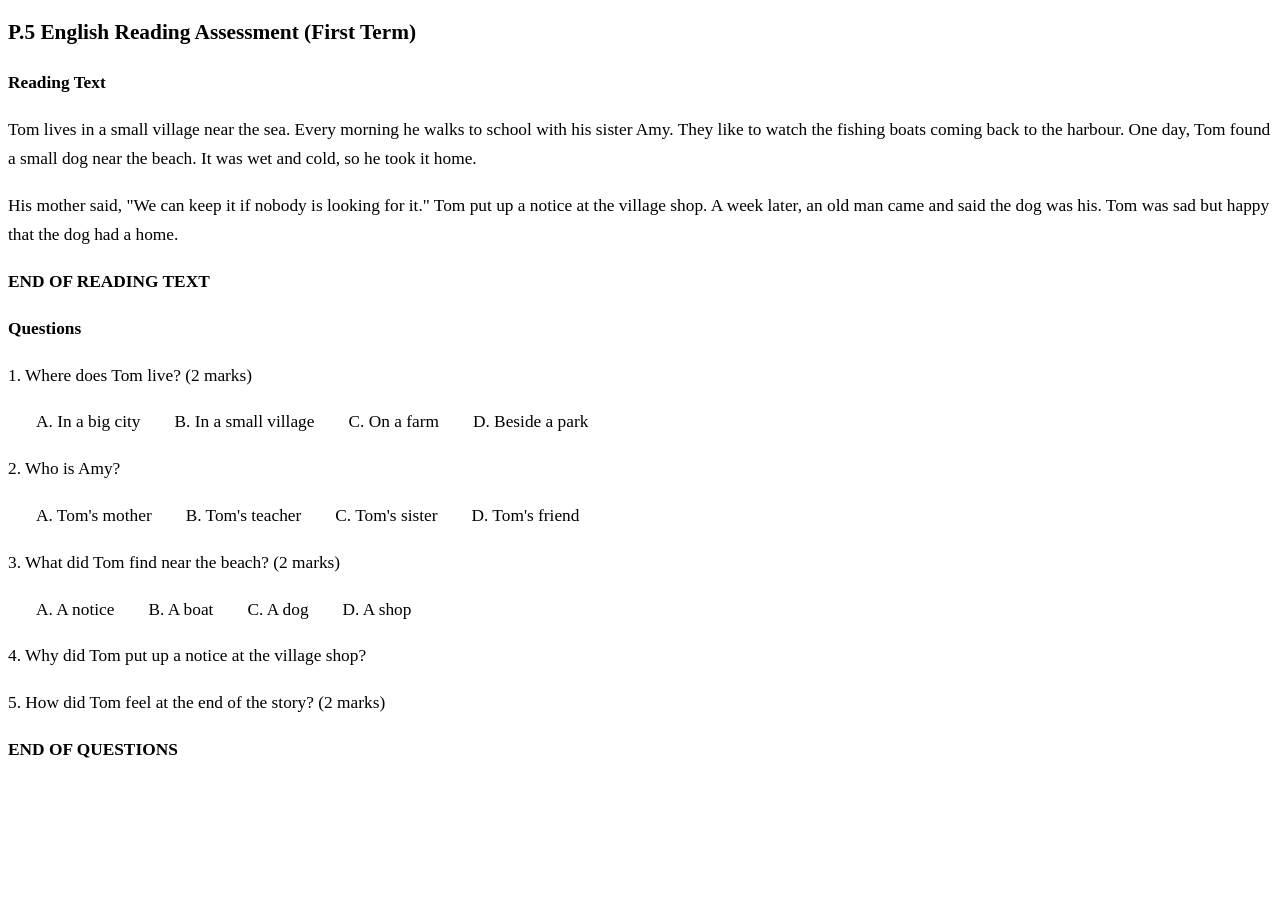
<file: tools/_mk.html>
<!doctype html><html lang="en"><head><meta charset="utf-8"><title>English Reading Assessment</title>
<style>body{font-family:"Times New Roman",serif;font-size:13pt;line-height:1.7}h1{font-size:16pt}
.opt{margin-left:28px} .stem{margin-top:10px}</style></head><body>
<h1>P.5 English Reading Assessment (First Term)</h1>
<p><b>Reading Text</b></p>
<p>Tom lives in a small village near the sea. Every morning he walks to school with his sister Amy. They like to watch the fishing boats coming back to the harbour. One day, Tom found a small dog near the beach. It was wet and cold, so he took it home.</p>
<p>His mother said, "We can keep it if nobody is looking for it." Tom put up a notice at the village shop. A week later, an old man came and said the dog was his. Tom was sad but happy that the dog had a home.</p>
<p><b>END OF READING TEXT</b></p>
<p><b>Questions</b></p>
<p class="stem">1. Where does Tom live? (2 marks)</p>
<p class="opt">A. In a big city　　B. In a small village　　C. On a farm　　D. Beside a park</p>
<p class="stem">2. Who is Amy?</p>
<p class="opt">A. Tom's mother　　B. Tom's teacher　　C. Tom's sister　　D. Tom's friend</p>
<p class="stem">3. What did Tom find near the beach? (2 marks)</p>
<p class="opt">A. A notice　　B. A boat　　C. A dog　　D. A shop</p>
<p class="stem">4. Why did Tom put up a notice at the village shop?</p>
<p class="stem">5. How did Tom feel at the end of the story? (2 marks)</p>
<p><b>END OF QUESTIONS</b></p>
</body></html>
</file>
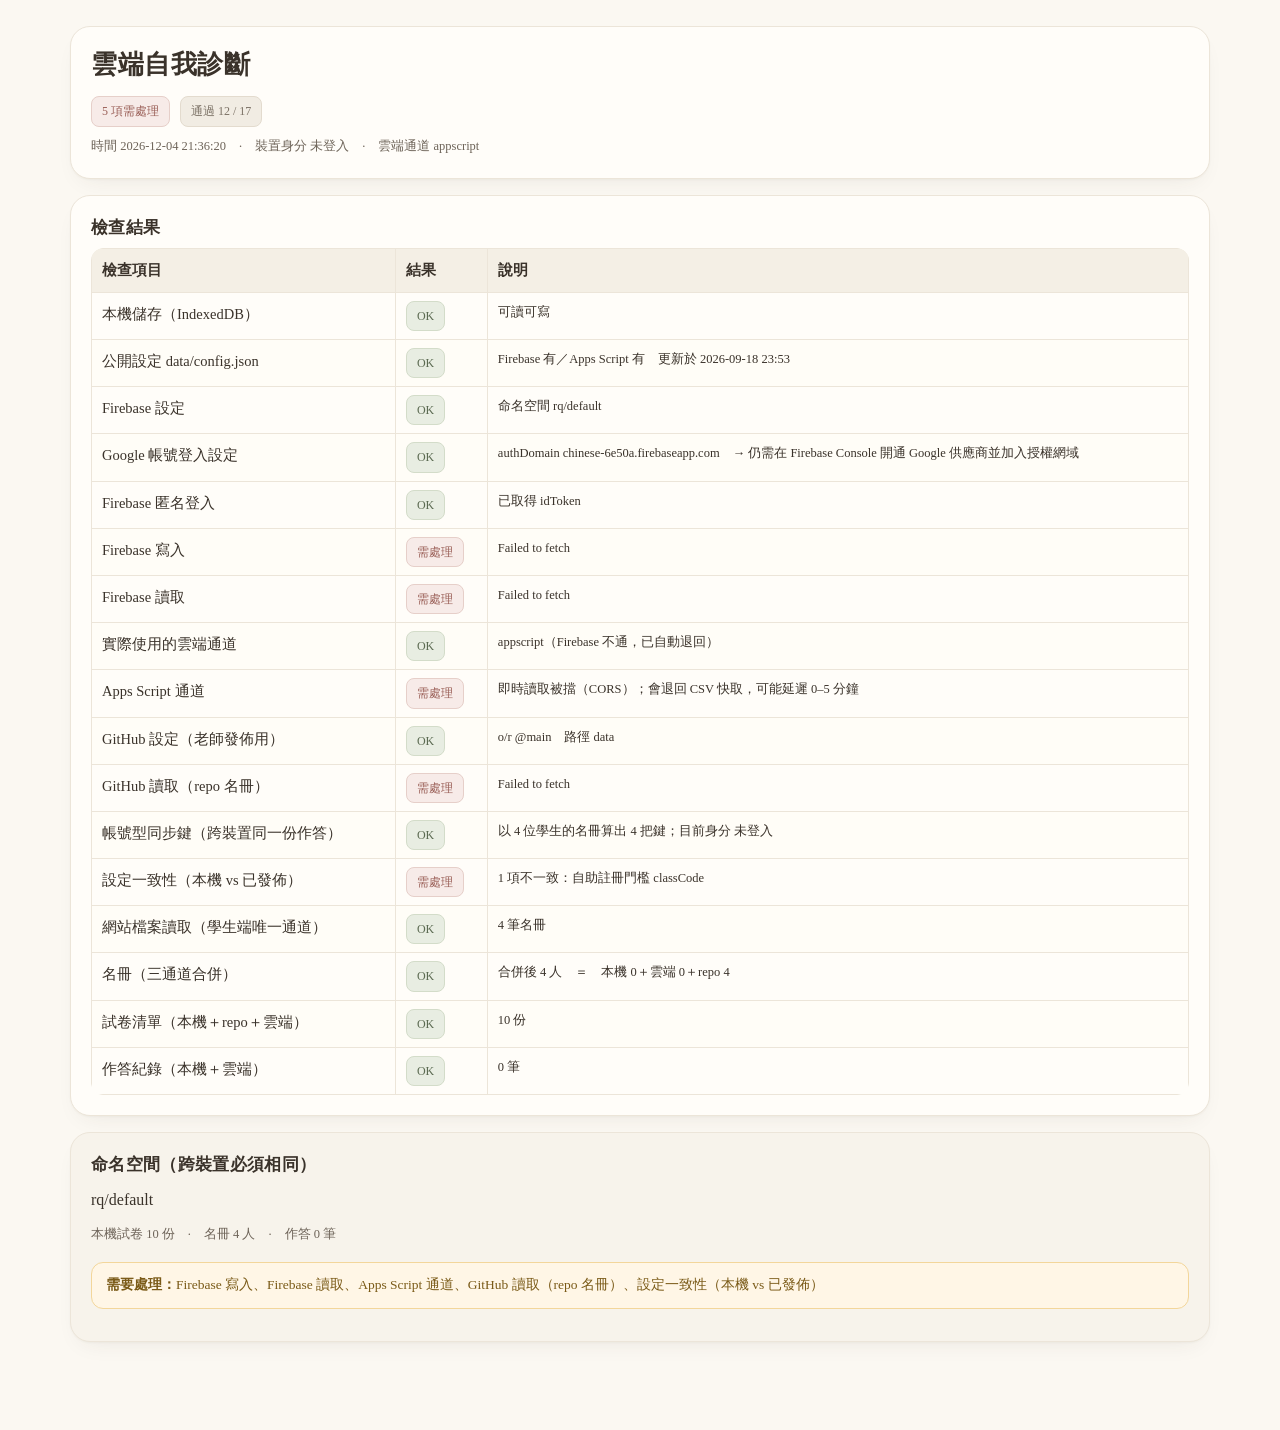
<file: tools/diagnose.html>
<!DOCTYPE html>
<html lang="zh-Hant">
<head>
<meta charset="utf-8">
<title>雲端自我診斷</title>
<meta name="viewport" content="width=device-width,initial-scale=1">
<link rel="stylesheet" href="../assets/css/app.css">
</head>
<body>

<!-- 只載入診斷需要的核心模組（不載 app.js，避免路由干擾） -->
<script src="../assets/js/core/util.js"></script>
<script src="../assets/js/core/crypto.js"></script>
<script src="../assets/js/core/store.js"></script>
<script src="../assets/js/core/backend.js"></script>

<script>
/* 真實瀏覽器環境的雲端自我診斷。
   放在 tools/ 底下時，Published.base 需改成 '../data/'（它預設是相對路徑 'data/'）。 */
(function () {
  var B = window.RQ.backend, U = window.RQ.util;
  B.Published.base = '../data/';
  B._cfgPromise = null;

  function el(tag, attrs, kids) {
    var e = document.createElement(tag);
    Object.keys(attrs || {}).forEach(function (k) {
      if (k === 'text') e.textContent = attrs[k];
      else if (k === 'html') e.innerHTML = attrs[k];
      else e.setAttribute(k, attrs[k]);
    });
    (kids || []).forEach(function (c) { e.appendChild(c); });
    return e;
  }

  var host = el('div', { 'class': 'view' });
  document.body.appendChild(host);
  host.appendChild(el('div', { 'class': 'card' }, [
    el('h3', { text: '雲端自我診斷' }),
    el('div', { 'class': 'tiny muted', text: '正在檢查各條通道…' })
  ]));

  B.diagnose().then(function (rep) {
    host.innerHTML = '';

    var head = el('div', { 'class': 'card' });
    head.appendChild(el('h1', { text: '雲端自我診斷' }));
    head.appendChild(el('div', { 'class': 'row mt1' }, [
      el('span', { 'class': 'tag ' + (rep.badCount ? 'bad' : 'mint'), text: rep.badCount ? rep.badCount + ' 項需處理' : '全部通過' }),
      el('span', { 'class': 'tag gray', text: '通過 ' + rep.okCount + ' / ' + rep.items.length })
    ]));
    head.appendChild(el('div', { 'class': 'tiny muted mt1', html:
      '時間 ' + U.esc(String(rep.at).replace('T', ' ').slice(0, 19)) +
      '　·　裝置身分 ' + U.esc(rep.device) +
      '　·　雲端通道 ' + U.esc(rep.driver) }));
    host.appendChild(head);

    var card = el('div', { 'class': 'card' });
    card.appendChild(el('h3', { text: '檢查結果' }));
    var rows = rep.items.map(function (it) {
      return '<tr><td>' + U.esc(it.name) + '</td>' +
        '<td><span class="tag ' + (it.ok ? 'mint' : 'bad') + '">' + (it.ok ? 'OK' : '需處理') + '</span></td>' +
        '<td class="tiny">' + U.esc(it.detail || '') + '</td></tr>';
    }).join('');
    var t = el('table', { 'class': 'tbl' });
    t.innerHTML = '<thead><tr><th>檢查項目</th><th>結果</th><th>說明</th></tr></thead><tbody>' + rows + '</tbody>';
    card.appendChild(el('div', { 'class': 'tbl-wrap' }, [t]));
    host.appendChild(card);

    var ns = el('div', { 'class': 'card tinted' });
    ns.appendChild(el('h3', { text: '命名空間（跨裝置必須相同）' }));
    ns.appendChild(el('div', { text: rep.base }));
    ns.appendChild(el('div', { 'class': 'tiny muted mt1', html:
      '本機試卷 ' + (rep.counts.quizzes || 0) + ' 份　·　名冊 ' + (rep.counts.roster || 0) +
      ' 人　·　作答 ' + (rep.counts.submissions || 0) + ' 筆' }));
    if (rep.badCount) {
      var bad = rep.items.filter(function (x) { return !x.ok; });
      ns.appendChild(el('div', { 'class': 'warnbox mt2', html:
        '<b>需要處理：</b>' + bad.map(function (x) { return U.esc(x.name); }).join('、') }));
    }
    host.appendChild(ns);

    var post = document.createElement('pre');
    post.id = 'result';
    post.style.cssText = 'display:none';
    post.textContent = B.diagText(rep);
    document.body.appendChild(post);
    document.title = rep.badCount ? 'DIAG FAIL(' + rep.badCount + ')' : 'DIAG OK';
  }).catch(function (e) {
    host.appendChild(el('div', { 'class': 'card' }, [
      el('div', { 'class': 'warnbox', text: '診斷失敗：' + ((e && e.message) || e) })
    ]));
    document.title = 'DIAG FATAL';
  });
})();
</script>
</body>
</html>
</file>
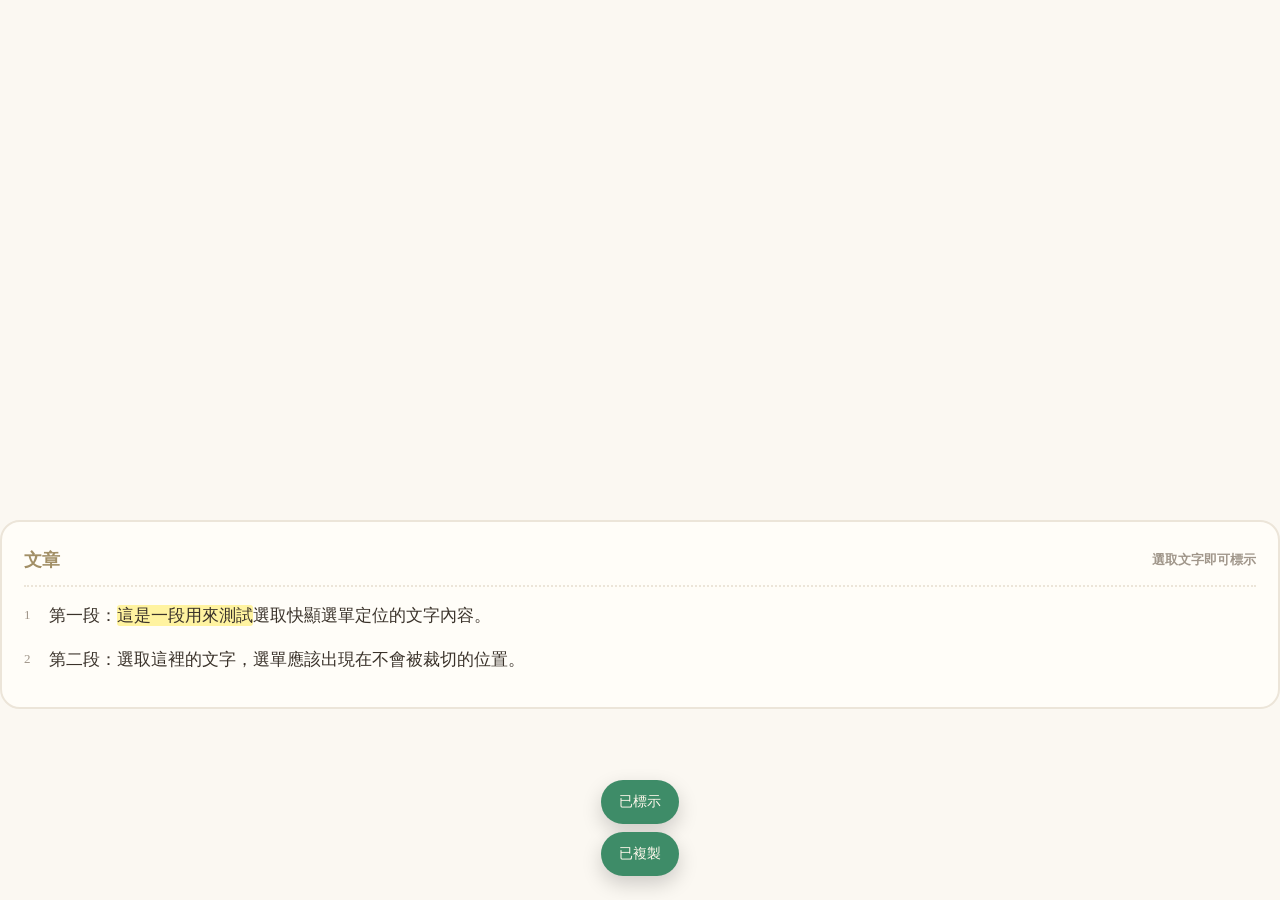
<file: tools/selmenu.html>
<!doctype html>
<html lang="zh-Hant">
<head>
<meta charset="utf-8">
<title>SELMENU TEST</title>
<link rel="stylesheet" href="../assets/css/app.css">
<style>body{padding:0} #spacer{height:520px}</style>
</head>
<body>
<div id="toast-root" class="toast-root"></div>
<div id="modal-root"></div>
<div id="sel-menu" class="sel-menu" hidden>
  <div class="sel-menu-row" id="sel-colors">
    <button class="sw sw-y" data-color="yellow" title="黃色"></button>
    <button class="sw sw-g" data-color="green"  title="綠色"></button>
    <button class="sw sw-b" data-color="blue"   title="藍色"></button>
    <button class="sw sw-p" data-color="pink"   title="粉紅"></button>
    <button class="sw sw-o" data-color="orange" title="橘色"></button>
  </div>
  <div class="sel-menu-btns">
    <button class="mini-btn" id="sel-copy">複製</button>
    <button class="mini-btn" id="sel-note">加筆記</button>
    <button class="mini-btn" id="sel-vocab">加入生詞本</button>
    <button class="mini-btn danger" id="sel-clear">清除標示</button>
  </div>
  <div class="sel-menu-text" id="sel-preview"></div>
</div>

<div id="spacer"></div>
<div class="passage" id="host">
  <p data-pidx="0"><span class="ptext">第一段：這是一段用來測試選取快顯選單定位的文字內容。</span></p>
  <p data-pidx="1"><span class="ptext">第二段：選取這裡的文字，選單應該出現在不會被裁切的位置。</span></p>
</div>

<script src="../assets/js/core/util.js"></script>
<script src="../assets/js/ui/highlighter.js"></script>
<script>
var out = [];
function log(s) { out.push(s); }
function ck(label, ok, extra) { log((ok ? 'PASS  ' : 'FAIL  ') + label + (extra && !ok ? '  :: ' + extra : '')); }

/* 假的 media query 結果（用來分別測「觸控裝置」與「桌面」） */
var COARSE = true;
window.matchMedia = function (q) {
  var coarse = /pointer\s*:\s*coarse/.test(q);
  return { matches: coarse ? COARSE : !COARSE, media: q, addListener: function () { }, removeListener: function () { } };
};

/* 攔截複製（headless 沒有真實剪貼簿） */
window.__copied = null;
try {
  Object.defineProperty(navigator, 'clipboard', {
    configurable: true,
    value: { writeText: function (t) { window.__copied = t; return Promise.resolve(); } }
  });
} catch (e) { log('（無法覆寫 clipboard：' + e.message + '）'); }

var host = document.getElementById('host');
var h = new RQ.Highlighter({
  container: host,
  passage: {
    id: 'p1',
    paragraphs: [
      '第一段：這是一段用來測試選取快顯選單定位的文字內容。',
      '第二段：選取這裡的文字，選單應該出現在不會被裁切的位置。'
    ]
  },
  marks: [], vocab: [],
  onChange: function () { }
});

var menu = document.getElementById('sel-menu');

/* 注意：套用螢光筆後容器會重新渲染 DOM，舊的 <p> 參照會失效 →
   每次都要重新查詢，否則選取會落在已脫離文件的節點上。 */
function para(idx) { return document.querySelector('#host p[data-pidx="' + idx + '"]'); }
function selectIn(idx, from, to) {
  var p = para(idx);
  var node = p.querySelector('.ptext');
  var textNode = null, best = -1;
  for (var i = 0; i < node.childNodes.length; i++) {
    var c = node.childNodes[i];
    if (c.nodeType === 3 && c.nodeValue.length > best) { best = c.nodeValue.length; textNode = c; }
  }
  if (!textNode) { best = node.textContent.length; textNode = node; }
  from = Math.min(from, Math.max(0, best - 1));
  to = Math.min(to, best);
  var r = document.createRange();
  r.setStart(textNode, from);
  r.setEnd(textNode, to);
  var sel = window.getSelection();
  sel.removeAllRanges();
  sel.addRange(r);
  window.__lastSelText = r.toString();
  return r;
}
function selText(idx, from, to) {
  var p = para(idx);
  var t = p.querySelector('.ptext').textContent;
  return t.slice(from, to);
}
function fire(ev) { host.dispatchEvent(new Event(ev, { bubbles: true })); }
function wait(ms) { return new Promise(function (res) { setTimeout(res, ms); }); }

(async function () {
 try {

  /* ---------- A. 觸控裝置：選單固定在底部 ---------- */
  COARSE = true;
  menu.hidden = true; menu.classList.remove('dock');
  selectIn(0, 4, 12);
  fire('touchend');
  await wait(120);
  var cs = getComputedStyle(menu);
  var r = menu.getBoundingClientRect();
  ck('A: 觸控裝置選取後選單有顯示', menu.hidden === false);
  ck('A: 選單加上 dock 類別', menu.classList.contains('dock'));
  ck('A: 選單以 fixed 定位（脫離文件流、不受捲動影響）', cs.position === 'fixed', cs.position);
  ck('A: 選單貼齊畫面底緣（距視窗底部 < 80px）',
    window.innerHeight - r.bottom < 80, 'bottom=' + Math.round(window.innerHeight - r.bottom));
  ck('A: 選單橫跨整個畫面寬度（底部工具列，不是貼著選取處的浮動方塊）',
    r.left <= 14 && (window.innerWidth - r.right) <= 34,
    'left=' + Math.round(r.left) + ' rightGap=' + Math.round(window.innerWidth - r.right));
  ck('A: 選單高度遠小於畫面（不佔據閱讀區）', r.height < window.innerHeight * 0.4,
    'h=' + Math.round(r.height));

  /* ---------- B. 點顏色後：選取收合、原生選單一併消失 ---------- */
  COARSE = true;
  selectIn(0, 4, 12);
  fire('touchend');
  await wait(120);
  document.querySelector('#sel-colors .sw').click();
  await wait(120);
  ck('B: 套用顏色後選單關閉', menu.hidden === true);
  ck('B: 套用顏色後選取已收合（原生選單會一起消失）',
    window.getSelection().isCollapsed === true);

  /* ---------- C. 複製按鈕：功能仍可用 ---------- */
  COARSE = true;
  window.__copied = null;
  selectIn(1, 2, 8);
  fire('touchend');
  await wait(120);
  var btn = document.getElementById('sel-copy');
  ck('C: 自我選單提供「複製」按鈕', !!btn);
  btn.click();
  await wait(150);
  ck('C: 按下複製有把文字送進剪貼簿', !!window.__copied, String(window.__copied));
  ck('C: 複製內容等於選取文字', window.__copied === selText(1, 2, 8),
    JSON.stringify(window.__copied) + ' vs ' + JSON.stringify(selText(1, 2, 8)));

  /* ---------- D. 桌面：維持浮動，且不出界 ---------- */
  COARSE = false;
  menu.hidden = true; menu.classList.remove('dock');
  menu.style.top = ''; menu.style.left = '';
  selectIn(1, 2, 8);          /* 靠近視窗底部的位置 */
  fire('mouseup');
  await wait(120);
  var cs2 = getComputedStyle(menu);
  var r2 = menu.getBoundingClientRect();
  ck('D: 桌面重新選取後選單有顯示', menu.hidden === false);
  ck('D: 桌面維持 absolute 浮動定位', cs2.position === 'absolute', cs2.position);
  ck('D: 桌面選單未被畫面下緣裁切', r2.bottom <= window.innerHeight + 1,
    'bottom=' + Math.round(r2.bottom) + ' vh=' + window.innerHeight);
  ck('D: 桌面選單未被畫面上緣裁切', r2.top >= -1, 'top=' + Math.round(r2.top));
  ck('D: 桌面不會被強制 dock', !menu.classList.contains('dock'));

  /* ---------- E. 捲動時浮動選單收起 ---------- */
  /* 注意：headless + --virtual-time-budget 下，實際捲動不會派送 scroll 事件
     （實測 scrollEvents=0），所以在這裡明確派送一個合成事件來驗證處理邏輯。 */
  var y0 = window.scrollY;
  window.scrollTo(0, y0 + 60);
  await wait(60);
  window.dispatchEvent(new Event('scroll'));
  await wait(60);
  ck('E: 捲動時浮動選單自動收起（避免與選取位置脫節）', menu.hidden === true,
    'scrollY ' + y0 + '→' + window.scrollY + ' hidden=' + menu.hidden);

  /* ---------- F. 選取消失時選單關閉 ---------- */
  COARSE = false;
  selectIn(0, 2, 6);
  fire('mouseup');
  await wait(120);
  ck('F: 重新選取後選單顯示', menu.hidden === false);
  window.getSelection().removeAllRanges();
  await wait(120);
  ck('F: 選取被清空後選單關閉', menu.hidden === true);

  /* ---------- G. 只有閱讀區的選取才會開啟選單 ---------- */
  COARSE = false;
  menu.hidden = true;
  var r2b = document.createRange();
  r2b.selectNodeContents(document.getElementById('spacer') || document.body);
  var sel2 = window.getSelection();
  sel2.removeAllRanges(); sel2.addRange(r2b);
  document.body.dispatchEvent(new MouseEvent('mouseup', { bubbles: true }));
  await wait(120);
  ck('G: 閱讀區外的選取不會開啟選單', menu.hidden === true);

  var bad = out.filter(function (x) { return x.indexOf('FAIL') === 0; }).length;
  document.title = 'SELMENU ' + (bad ? 'FAIL(' + bad + ')' : 'OK');
  log('');
  log('SUMMARY: ' + (out.length - bad - 1) + ' pass / ' + bad + ' fail');
  var bad = out.filter(function (x) { return x.indexOf('FAIL') === 0; }).length;
  document.title = 'SELMENU ' + (bad ? 'FAIL(' + bad + ')' : 'OK');
  log('');
  log('SUMMARY: ' + (out.length - bad) + ' pass / ' + bad + ' fail');
  emit();
 } catch (e) { emit('FATAL ' + (e && e.stack || e)); }
 function emit(err) {
   if (err) out.push(err);
   if (document.getElementById('result')) return;
   var pre = document.createElement('pre');
   pre.id = 'result';
   pre.textContent = out.join('\n');
   document.body.appendChild(pre);
 }
})();
</script>
</body>
</html>
</file>
<file: assets/css/app.css>
/* ============================================================
   閱讀理解練習站 — 奶萌粉彩主題（淺色）
   ============================================================ */
:root{
  --cream:      #FFFCF4;
  --cream-2:    #FDF6E7;
  --paper:      #FFFFFF;
  --line:       #EFE0C6;
  --line-soft:  #F7EEDD;
  --ink:        #4A4038;
  --ink-soft:   #877A6C;
  --ink-faint:  #B4A795;

  --pink:       #F7A8B8;
  --pink-deep:  #E97C93;
  --mint:       #9FD7C4;
  --mint-deep:  #5FB79B;
  --yellow:     #FFD98A;
  --yellow-deep:#E8A725;
  --lav:        #C6B8E8;
  --lav-deep:   #8E77C7;
  --sky:        #A8CFEA;
  --sky-deep:   #5B9BC9;

  --ok:         #4FA97F;
  --bad:        #D9675F;
  --warn:       #D99A2B;

  --hl-yellow:  #FFF3A0;
  --hl-green:   #B6F0CC;
  --hl-blue:    #B9E2F8;
  --hl-pink:    #FFC9DA;
  --hl-orange:  #FFD9A8;

  --r:      16px;
  --r-sm:   10px;
  --shadow: 0 2px 0 rgba(160,130,90,.10), 0 8px 22px rgba(160,130,90,.10);
  --shadow-sm: 0 1px 0 rgba(160,130,90,.10), 0 3px 10px rgba(160,130,90,.08);

  --font-cn: "SimSun","Songti TC","Noto Serif TC","PingFang TC","Microsoft JhengHei",serif;
  --font-ui: "PingFang TC","Microsoft JhengHei","Hiragino Sans GB",system-ui,-apple-system,"Segoe UI",sans-serif;
}

*{box-sizing:border-box}
html,body{margin:0;padding:0}
html{-webkit-text-size-adjust:100%}
body{
  background:
    radial-gradient(1200px 600px at 10% -10%, #FFF6E2 0%, transparent 60%),
    radial-gradient(900px 500px at 100% 0%, #FBEEF3 0%, transparent 55%),
    var(--cream);
  color:var(--ink);
  font-family:var(--font-cn);
  font-size:16px;
  line-height:1.85;
  min-height:100vh;
}
a{color:var(--sky-deep);text-decoration:none}
a:hover{text-decoration:underline}
button,input,select,textarea{font-family:inherit;font-size:inherit;color:inherit}
h1,h2,h3,h4{font-family:var(--font-cn);margin:0 0 .5em;line-height:1.4}
h1{font-size:26px}
h2{font-size:20px}
h3{font-size:17px}
p{margin:0 0 .8em}
small{font-size:13px}
code,.mono{font-family:ui-monospace,Menlo,Consolas,monospace;font-size:13px}

/* ---------- Top bar ---------- */
.topbar{
  position:sticky; top:0; z-index:60;
  background:rgba(255,252,244,.92);
  backdrop-filter:blur(10px);
  border-bottom:2px dashed var(--line);
}
.topbar-inner{
  max-width:1120px; margin:0 auto; padding:10px 18px;
  display:flex; align-items:center; gap:14px; flex-wrap:wrap;
}
.brand{display:flex;align-items:center;gap:10px;text-decoration:none!important}
.brand-badge{
  width:38px;height:38px;border-radius:12px;
  background:linear-gradient(150deg,var(--pink),var(--yellow));
  color:#fff;display:grid;place-items:center;
  font-weight:700;font-size:19px;
  box-shadow:var(--shadow-sm);
  transform:rotate(-4deg);
}
.brand-text{display:flex;flex-direction:column;line-height:1.15}
.brand-text b{font-size:16px;color:var(--ink)}
.brand-text small{color:var(--ink-faint);letter-spacing:.5px;font-size:11px}
.nav{display:flex;gap:6px;margin-left:auto;flex-wrap:wrap}
.nav-link{
  padding:6px 14px;border-radius:999px;font-size:14px;color:var(--ink-soft);
  border:1.5px solid transparent;text-decoration:none!important;
}
.nav-link:hover{background:var(--cream-2);color:var(--ink)}
.nav-link.active{background:var(--paper);border-color:var(--line);color:var(--ink);box-shadow:var(--shadow-sm)}
.who{margin-left:8px;display:flex;align-items:center;gap:8px;font-size:13px;color:var(--ink-soft)}
.who .chip{background:var(--paper);border:1.5px solid var(--line);border-radius:999px;padding:4px 12px}

.view{max-width:1120px;margin:0 auto;padding:22px 18px 60px;min-height:60vh}
.foot{
  text-align:center;padding:18px;color:var(--ink-faint);font-size:12.5px;
  border-top:1px dashed var(--line);
}
.foot .dot{margin:0 6px}

/* ---------- Cards / layout ---------- */
.card{
  background:var(--paper);border:2px solid var(--line);
  border-radius:var(--r);padding:18px;box-shadow:var(--shadow);margin-bottom:16px;
}
.card.tinted{background:var(--cream-2)}
.card h2,.card h3{margin-top:0}
.grid{display:grid;gap:14px}
.g2{grid-template-columns:repeat(2,minmax(0,1fr))}
.g3{grid-template-columns:repeat(3,minmax(0,1fr))}
.g4{grid-template-columns:repeat(4,minmax(0,1fr))}
@media(max-width:820px){.g2,.g3,.g4{grid-template-columns:1fr}}
.row{display:flex;gap:10px;align-items:center;flex-wrap:wrap}
.row.end{justify-content:flex-end}
.row.between{justify-content:space-between}
.spacer{flex:1}
.muted{color:var(--ink-soft)}
.faint{color:var(--ink-faint)}
.tiny{font-size:12.5px}
.center{text-align:center}
.mt0{margin-top:0}.mb0{margin-bottom:0}.mt1{margin-top:8px}.mt2{margin-top:16px}.mt3{margin-top:24px}

.hero{
  background:
    linear-gradient(160deg,rgba(255,255,255,.9),rgba(255,255,255,.65)),
    repeating-linear-gradient(45deg,rgba(255,217,138,.16) 0 12px,transparent 12px 24px);
  border:2px solid var(--line);border-radius:22px;padding:26px;box-shadow:var(--shadow);
}
.hero h1{font-size:28px;margin-bottom:6px}
.hero p{color:var(--ink-soft);margin-bottom:0}

/* ---------- Buttons ---------- */
.btn{
  display:inline-flex;align-items:center;justify-content:center;gap:6px;
  padding:9px 18px;border-radius:999px;border:2px solid var(--line);
  background:var(--paper);color:var(--ink);cursor:pointer;
  font-size:14.5px;font-weight:600;line-height:1.4;
  box-shadow:0 2px 0 rgba(160,130,90,.14);
  transition:transform .08s ease, box-shadow .12s ease, background .12s ease;
  text-decoration:none!important;
}
.btn:hover{background:var(--cream-2)}
.btn:active{transform:translateY(2px);box-shadow:none}
.btn:disabled{opacity:.45;cursor:not-allowed;transform:none}
.btn.primary{background:linear-gradient(160deg,var(--pink),var(--pink-deep));border-color:var(--pink-deep);color:#fff}
.btn.primary:hover{filter:brightness(1.04)}
.btn.mint{background:linear-gradient(160deg,#BDECDB,var(--mint-deep));border-color:var(--mint-deep);color:#fff}
.btn.sun{background:linear-gradient(160deg,#FFE9B0,var(--yellow-deep));border-color:var(--yellow-deep);color:#5A4213}
.btn.lav{background:linear-gradient(160deg,#DDD3F5,var(--lav-deep));border-color:var(--lav-deep);color:#fff}
.btn.sky{background:linear-gradient(160deg,#CBE6F7,var(--sky-deep));border-color:var(--sky-deep);color:#fff}
.btn.ghost{background:transparent;border-style:dashed}
.btn.danger{background:#FFF0EE;border-color:#EBB3AE;color:#B4443C}
.btn.sm{padding:5px 12px;font-size:13px;border-width:1.5px}
.btn.xs{padding:3px 9px;font-size:12px;border-width:1.5px;border-radius:8px}
.btn.block{width:100%}
.btn-group{display:flex;gap:8px;flex-wrap:wrap}

/* ---------- Forms ---------- */
.field{margin-bottom:12px}
.field label{display:block;font-size:13.5px;color:var(--ink-soft);margin-bottom:5px;font-weight:600}
.input,select.input,textarea.input{
  width:100%;padding:9px 12px;border:2px solid var(--line);border-radius:var(--r-sm);
  background:#FFFDF8;font-family:var(--font-cn);
}
.input:focus{outline:none;border-color:var(--pink);background:#fff}
textarea.input{line-height:1.7;resize:vertical}
select.input{font-family:var(--font-ui)}
.inline-fields{display:flex;gap:10px;flex-wrap:wrap}
.inline-fields>*{flex:1 1 160px;min-width:0}
.check{display:inline-flex;align-items:center;gap:6px;font-size:14px;cursor:pointer}
.check input{width:16px;height:16px;accent-color:var(--pink-deep)}

.drop{
  border:3px dashed var(--line);border-radius:18px;padding:34px 18px;text-align:center;
  background:#FFFEFA;cursor:pointer;transition:background .15s,border-color .15s;
}
.drop:hover,.drop.over{background:#FFF6E6;border-color:var(--yellow)}
.drop .big{font-size:34px;line-height:1}
.drop b{display:block;margin:8px 0 2px;font-size:16px}
.drop small{color:var(--ink-faint)}

/* ---------- Tags / pills ---------- */
.tag{
  display:inline-block;padding:2px 10px;border-radius:999px;font-size:12px;
  background:var(--cream-2);border:1.5px solid var(--line);color:var(--ink-soft);
}
.tag.pink{background:#FDECF0;border-color:#F6C6D0;color:#B44A62}
.tag.mint{background:#E7F7F0;border-color:#B0E3D0;color:#2F7A60}
.tag.sun{background:#FFF3D8;border-color:#F3D69A;color:#8A6316}
.tag.sky{background:#E9F4FB;border-color:#B7D8EE;color:#3A7099}
.tag.lav{background:#F0EBFA;border-color:#CDC0EC;color:#6A51A8}
.tag.gray{background:#F4F1EC;border-color:#E2DACE;color:#8A7F70}
.tag.warn{background:#FFF6E0;border-color:#F0D69E;color:#8A6316}

/* ---------- Tables ---------- */
table.tbl{width:100%;border-collapse:collapse;font-size:14.5px;background:var(--paper)}
table.tbl th,table.tbl td{border:1.5px solid var(--line);padding:8px 10px;vertical-align:top;text-align:left}
table.tbl th{background:var(--cream-2);font-weight:700;color:var(--ink)}
table.tbl tr:nth-child(even) td{background:#FFFDF7}
.tbl-wrap{overflow-x:auto;border-radius:var(--r-sm)}

/* ---------- Passage (reading) ---------- */
.passage{
  background:#FFFDF8;border:2px solid var(--line);border-radius:var(--r);
  padding:20px 22px;line-height:2.05;font-size:17px;
}
.passage .p-title{
  font-weight:700;font-size:18px;color:var(--pink-deep);
  border-bottom:2px dotted var(--line);padding-bottom:6px;margin-bottom:12px;
  display:flex;align-items:center;gap:8px;
}
.passage p{margin:0 0 .55em;text-align:justify;user-select:text}
.passage .p-num{
  display:inline-block;min-width:1.6em;margin-right:.35em;
  color:var(--ink-faint);font-size:13px;vertical-align:.15em;
}
.passage .notes{margin-top:14px;border-top:1px dashed var(--line);padding-top:10px;font-size:14px;color:var(--ink-soft)}

.hl{border-radius:3px;padding:1px 0;cursor:pointer;position:relative}
.hl.yellow{background:var(--hl-yellow)}
.hl.green {background:var(--hl-green)}
.hl.blue  {background:var(--hl-blue)}
.hl.pink  {background:var(--hl-pink)}
.hl.orange{background:var(--hl-orange)}
.hl.vocab{text-decoration:underline wavy var(--bad);text-underline-offset:3px}
.hl.hasnote{border-bottom:2px dotted rgba(90,70,40,.45)}
.hl:hover{filter:brightness(.96)}
.hl-badge{
  font-size:10px;vertical-align:super;color:#8A6B2F;margin-left:1px;
}

/* selection popup */
.sel-menu{
  position:absolute;z-index:200;background:var(--paper);
  border:2px solid var(--line);border-radius:14px;padding:8px;
  box-shadow:0 10px 28px rgba(120,95,60,.22);width:230px;
}
.sel-menu[hidden]{display:none}
.sel-menu-row{display:flex;gap:6px;justify-content:center;margin-bottom:6px}
.sw{width:26px;height:26px;border-radius:50%;border:2px solid rgba(0,0,0,.06);cursor:pointer;padding:0}
.sw:active{transform:scale(.9)}
.sw-y{background:var(--hl-yellow)}.sw-g{background:var(--hl-green)}
.sw-b{background:var(--hl-blue)}.sw-p{background:var(--hl-pink)}
.sw-o{background:var(--hl-orange)}
.sel-menu-btns{display:flex;gap:5px;justify-content:center;flex-wrap:wrap}
.sel-menu-text{
  margin-top:6px;font-size:12px;color:var(--ink-soft);
  border-top:1px dashed var(--line);padding-top:6px;max-height:56px;overflow:hidden;
}
.mini-btn{
  border:1.5px solid var(--line);background:var(--cream-2);border-radius:8px;
  padding:3px 9px;font-size:12.5px;cursor:pointer;color:var(--ink);
}
.mini-btn:hover{background:#FFF3DF}
.mini-btn.danger{background:#FFF0EE;border-color:#EBB3AE;color:#B4443C}

/* ---------- Question blocks ---------- */
.q{
  background:var(--paper);border:2px solid var(--line);border-radius:var(--r);
  padding:16px 18px;margin-bottom:14px;
}
.q-head{display:flex;gap:10px;align-items:flex-start;margin-bottom:8px}
.q-no{
  flex:0 0 auto;width:32px;height:32px;border-radius:10px;
  background:linear-gradient(150deg,var(--yellow),var(--yellow-deep));
  color:#fff;display:grid;place-items:center;font-weight:700;font-size:15px;
  box-shadow:0 2px 0 rgba(160,130,90,.2);transform:rotate(-3deg);
}
.q-stem{flex:1;font-size:16.5px;line-height:1.8}
.q-meta{margin-top:4px}
.opts{display:grid;gap:8px;margin-top:10px}
.opt{
  display:flex;gap:9px;align-items:flex-start;padding:9px 12px;
  border:2px solid var(--line);border-radius:var(--r-sm);background:#FFFDF8;cursor:pointer;
}
.opt:hover{border-color:var(--pink);background:#FFF8FA}
.opt.checked{border-color:var(--pink-deep);background:#FDEFF3}
.opt .key{
  flex:0 0 auto;width:24px;height:24px;border-radius:7px;background:var(--cream-2);
  border:1.5px solid var(--line);display:grid;place-items:center;font-size:13px;font-weight:700;
}
.opt.checked .key{background:var(--pink-deep);color:#fff;border-color:var(--pink-deep)}
.ansbox{
  border:1.5px solid var(--line);border-radius:var(--r-sm);padding:10px 12px;
  background:#FFFDF8;font-family:var(--font-cn);
}
.ansbox .lbl{font-size:13px;color:var(--ink-faint);display:block;margin-bottom:3px}
.reveal{
  border-left:5px solid var(--ok);background:#EDF9F2;border-radius:0 var(--r-sm) var(--r-sm) 0;
  padding:10px 14px;margin-top:10px;
}
.reveal .k{font-size:12.5px;color:var(--ok);font-weight:700;letter-spacing:1px}
.subq{border:1.5px dashed var(--line);border-radius:var(--r-sm);padding:10px 12px;margin-top:8px;background:#FFFDF8}
.subq+.subq{margin-top:8px}
.subq .sublbl{font-size:13px;color:var(--ink-soft);font-weight:700;margin-bottom:4px}

/* 表格題：忠實還原成可填寫的表格 */
.qtable-wrap{margin-top:10px;overflow-x:auto}
/* ---------- 摘要／筆記填充（就地把空白換成輸入框） ---------- */
.fillin{line-height:2.5;font-size:15px;background:#FFFDF8;border:1.5px solid var(--line);
  border-radius:var(--r-sm);padding:14px 16px}
.fillin .blk-lbl{font-weight:700;color:var(--ink-soft);margin-right:2px}
.fillin input.boxinput{width:8.5em;margin:0 4px;text-align:center}
.fillin .q-input{margin:0}

/* ---------- 配對題（拖拽／點選） ---------- */
.match-grid{display:flex;gap:14px;flex-wrap:wrap;align-items:flex-start}
.match-items{flex:1 1 260px;min-width:220px}
.match-opts{flex:1 1 200px;min-width:180px;background:#FFFDF8;border:1.5px dashed var(--line);border-radius:var(--r-sm);padding:10px}
.match-optstitle{margin-bottom:6px}
.match-item{display:flex;align-items:center;gap:10px;padding:6px 0;border-bottom:1px dashed var(--line)}
.match-label{flex:1;font-size:14px}
.match-slot{display:inline-flex;align-items:center;justify-content:center;min-width:52px;height:34px;
  border:2px solid var(--pink-deep);border-radius:10px;background:#fff;font-weight:700;color:var(--pink-deep);
  cursor:pointer;user-select:none;transition:background .15s}
.match-slot.filled{background:var(--pink-soft,#FFE9F0)}
.match-slot.over{background:#FFE1EC;transform:scale(1.05)}
.match-chip{display:inline-block;margin:0 6px 6px 0;padding:5px 10px;border:1.5px solid var(--line);
  border-radius:999px;background:#fff;font-size:13px;cursor:grab;user-select:none}
.match-chip.sel{border-color:var(--pink-deep);background:#FFE9F0;box-shadow:0 0 0 2px #FFD3E0}
/* 字數限制格子 */
input.boxinput{text-align:center;letter-spacing:2px}

table.qtable{display:table;table-layout:auto;border-collapse:collapse;width:100%;background:#FFFDF8;border:2px solid var(--line);border-radius:var(--r-sm);overflow:hidden}
table.qtable th,table.qtable td{
  border:1px solid var(--line);padding:8px 10px;vertical-align:middle;font-size:14.5px;line-height:1.6;
}
table.qtable th{background:var(--cream-2);color:var(--ink);font-weight:700;text-align:left}
table.qtable td .input.cell{width:100%;min-width:80px;box-sizing:border-box;font-family:var(--font-cn)}
table.qtable td textarea.input{width:100%;box-sizing:border-box}
table.qtable.tfng td.qt-stmt{font-weight:600}
table.qtable.tfng td.qt-ans,table.qtable td.qt-ans{width:42%;min-width:160px}
table.qtable.qtick td,table.qtable.qtick th{text-align:center}
label.optcell{display:inline-flex;align-items:center;justify-content:center;cursor:pointer;padding:4px}
label.optcell input{margin:0}
/* 判斷題：左敘述、右三個選項（橫向） */
table.qtable.tfng td.qt-ans{white-space:nowrap}
span.tfng-opts{display:inline-flex;gap:12px;flex-wrap:wrap}
label.tfng-opt{display:inline-flex;align-items:center;gap:4px;cursor:pointer;font-size:14px;padding:2px 8px;border:1.5px solid var(--line);border-radius:999px;background:#FFFDF8}
label.tfng-opt input{margin:0}
/* 格內填空：文字中夾著的小輸入框 */
span.cellfill{display:inline}
span.cellfill input.input{padding:2px 6px;font-family:var(--font-cn)}
/* 題目截圖 */
.q-image{margin:10px 0 2px}
.q-image img{display:block;max-width:100%}
/* 表格內容完整呈現：允許換行、不裁切 */
table.qtable{word-break:break-word}
table.qtable td,table.qtable th{white-space:normal}
/* 引文 / 參考文字：獨立引用區塊 */
.q-quotes{margin:10px 0 2px;display:flex;flex-direction:column;gap:8px}
blockquote.q-quote{
  margin:0;padding:10px 14px;border-left:5px solid var(--pink);
  background:#FFF6F9;border-radius:0 var(--r-sm) var(--r-sm) 0;
  font-size:15px;line-height:1.9;color:var(--ink);white-space:pre-wrap;
}
blockquote.q-quote::before{content:"引文";display:inline-block;font-size:11px;font-weight:700;color:var(--pink-deep);
  background:#FDE3EC;border-radius:6px;padding:1px 7px;margin-right:8px;vertical-align:middle;letter-spacing:1px}

/* ---------- Result ---------- */
.score-card{
  border:2px solid var(--line);border-radius:20px;padding:22px;text-align:center;
  background:linear-gradient(160deg,#FFFDF7,#FFF3E4);box-shadow:var(--shadow);
}
.score-num{font-size:44px;font-weight:700;color:var(--pink-deep);line-height:1.1}
.score-num small{font-size:16px;color:var(--ink-faint);font-weight:400}
.bar{height:12px;border-radius:999px;background:var(--line-soft);overflow:hidden;margin:10px 0}
.bar>i{display:block;height:100%;background:linear-gradient(90deg,var(--mint),var(--mint-deep))}
.bar.warn>i{background:linear-gradient(90deg,#FFD98A,var(--warn))}
.bar.bad>i{background:linear-gradient(90deg,#F7A8B8,var(--bad))}

.stat{
  background:var(--paper);border:2px solid var(--line);border-radius:var(--r);
  padding:14px 16px;text-align:center;
}
.stat b{display:block;font-size:26px;line-height:1.2;color:var(--ink)}
.stat span{font-size:12.5px;color:var(--ink-soft)}

/* ---------- Toast / Modal ---------- */
.toast-root{position:fixed;left:50%;transform:translateX(-50%);bottom:24px;z-index:300;display:flex;flex-direction:column;gap:8px;align-items:center;pointer-events:none}
.toast{
  background:var(--ink);color:#FFF8EC;padding:9px 18px;border-radius:999px;font-size:14px;
  box-shadow:0 8px 20px rgba(0,0,0,.18);animation:pop .18s ease;
}
.toast.ok{background:#3E8C68}
.toast.bad{background:#B4443C}
@keyframes pop{from{opacity:0;transform:translateY(8px)}to{opacity:1;transform:none}}
.modal-mask{
  position:fixed;inset:0;background:rgba(74,64,56,.34);z-index:400;
  display:flex;align-items:center;justify-content:center;padding:18px;
}
.modal{
  background:var(--paper);border:2px solid var(--line);border-radius:20px;
  max-width:640px;width:100%;max-height:86vh;overflow:auto;padding:20px;box-shadow:0 20px 50px rgba(0,0,0,.2);
}
.modal h3{margin-top:0}
.modal-actions{display:flex;gap:8px;justify-content:flex-end;margin-top:16px;flex-wrap:wrap}

/* ---------- Misc ---------- */
.empty{
  text-align:center;padding:42px 18px;color:var(--ink-faint);
  border:2px dashed var(--line);border-radius:var(--r);background:#FFFDF8;
}
.empty .big{font-size:32px}
.divider{height:0;border-top:1px dashed var(--line);margin:16px 0}
.warnbox{
  background:#FFF6E6;border:1.5px solid #F3D69A;border-radius:var(--r-sm);
  padding:10px 14px;font-size:13.5px;color:#7A5A17;margin-bottom:12px;
}
.infobox{
  background:#EEF6FC;border:1.5px solid #B7D8EE;border-radius:var(--r-sm);
  padding:10px 14px;font-size:13.5px;color:#2F5F85;margin-bottom:12px;
}
.kbd{
  display:inline-block;padding:1px 7px;border:1.5px solid var(--line);border-bottom-width:3px;
  border-radius:7px;background:var(--cream-2);font-size:12px;font-family:var(--font-ui);
}
.step{
  display:flex;gap:10px;align-items:flex-start;margin-bottom:10px;
}
.step .n{
  flex:0 0 auto;width:26px;height:26px;border-radius:50%;
  background:var(--lav);color:#fff;display:grid;place-items:center;font-size:13px;font-weight:700;
}
.list{list-style:none;padding:0;margin:0}
.list li{padding:8px 0;border-bottom:1px dashed var(--line)}
.list li:last-child{border-bottom:none}
.pill-input{
  display:inline-flex;align-items:center;gap:4px;background:var(--cream-2);
  border:1.5px solid var(--line);border-radius:999px;padding:2px 10px;font-size:13px;
}
@media(max-width:640px){
  .view{padding:16px 12px 50px}
  .hero{padding:20px}
  .hero h1{font-size:23px}
  .passage{padding:16px;font-size:16.5px}
}

/* ================================================================
   Theme · Warm Off-White / Khaki / Flat
   （覆寫於檔案末端；只改視覺，不動任何 class 名稱與功能）
   ================================================================ */
:root{
  --cream:#FBF8F2; --cream-2:#F4EFE5; --paper:#FFFDF9;
  --line:#ECE5D9; --line-soft:#F4EFE5;
  --ink:#3A322A; --ink-soft:#6E6459; --ink-faint:#A0968A;

  --pink:#C3B18C; --pink-deep:#A28F66;
  --mint:#B7C2AC; --mint-deep:#84957A;
  --yellow:#E3D3AE; --yellow-deep:#BFA76A;
  --lav:#BFB7AA; --lav-deep:#9C9284;
  --sky:#A9C1CE; --sky-deep:#6E8FA3;

  --ok:#6E8F6A; --bad:#B4706A; --warn:#BFA76A;

  --r:20px; --r-sm:12px;
  --shadow:0 1px 2px rgba(58,50,42,.035), 0 10px 24px -12px rgba(58,50,42,.10);
  --shadow-sm:0 1px 2px rgba(58,50,42,.03), 0 6px 14px -10px rgba(58,50,42,.08);

  --font-cn:"SimSun","宋体","Songti TC","Noto Serif TC",serif;
  --font-ui:"Times New Roman","SimSun","宋体",Times,serif;
}
body{background:var(--cream);color:var(--ink);font-family:var(--font-ui)}
h1,h2,h3,h4{font-family:var(--font-ui);letter-spacing:.02em}

/* ---------- 頂欄 ---------- */
.topbar{background:rgba(251,248,242,.94);border-bottom:1px solid var(--line)}
.topbar-inner{max-width:1180px;padding:12px 20px}
.brand{gap:12px}
.brand-badge{width:40px;height:40px;border-radius:12px;background:none;box-shadow:none;
  transform:none;object-fit:contain;display:block;padding:0}
.brand-text b{font-size:16.5px;letter-spacing:.03em}
.brand-text small{color:var(--ink-faint);letter-spacing:.16em;font-size:10.5px;
  font-family:"Times New Roman",Times,serif}
.nav-link{padding:7px 15px;border-radius:12px;border:1px solid transparent;font-size:14.5px}
.nav-link:hover{background:var(--cream-2)}
.nav-link.active{background:var(--paper);border-color:var(--line);box-shadow:var(--shadow-sm)}
.who .chip{background:var(--paper);border:1px solid var(--line);border-radius:999px;padding:5px 13px}
.view{max-width:1180px;padding:26px 20px 72px}

/* ---------- 卡片 ---------- */
.card{background:var(--paper);border:1px solid var(--line);border-radius:var(--r);
  padding:20px;box-shadow:var(--shadow);margin-bottom:16px}
.card.tinted{background:#F7F3EB}
.hero{background:var(--paper);border:1px solid var(--line);border-radius:var(--r);
  padding:0;overflow:hidden;box-shadow:var(--shadow)}
.hero h1{font-size:26px;margin-bottom:0}
.hero p{color:var(--ink-soft)}

/* ---------- 按鈕（扁平 · 卡其） ---------- */
.btn{border-radius:14px;border:1px solid var(--line);background:var(--paper);
  padding:10px 20px;font-weight:400;letter-spacing:.03em;box-shadow:none}
.btn:hover{background:var(--cream-2)}
.btn:active{transform:none;background:#EFE9DD}
.btn.primary,.btn.mint,.btn.sun,.btn.lav,.btn.sky{background:var(--pink);border-color:var(--pink);color:#2E2A24}
.btn.primary:hover,.btn.mint:hover,.btn.sun:hover,.btn.lav:hover,.btn.sky:hover{filter:none;background:#CFBF9D}
.btn.ghost{background:transparent;border:1px solid var(--line-2,#E2DACB);border-style:solid;color:var(--ink-soft)}
.btn.ghost:hover{background:var(--cream-2)}
.btn.danger{background:#F7EBE8;border-color:#E6CFC9;color:#9A5F57}
.btn.sm{padding:6px 14px;font-size:13px;border-radius:11px}
.btn.xs{padding:4px 10px;font-size:12px;border-radius:9px}
.btn.block{width:100%}

/* ---------- 標籤 ---------- */
.tag{border-radius:8px;padding:3px 10px;font-size:12px;border-width:1px;box-shadow:none}
.tag.pink{background:#F2ECDF;border-color:#E3D8C2;color:#8A784E}
.tag.mint{background:#E8EDE2;border-color:#D3DCC9;color:#5B6A51}
.tag.sun{background:#F4EBDA;border-color:#E6D8BC;color:#8A784E}
.tag.sky{background:#E4EDF2;border-color:#CFDFE7;color:#4F6B7C}
.tag.lav{background:#EFEBE4;border-color:#DED7CB;color:#7A7065}
.tag.gray{background:#F1ECE3;border-color:#E3DBCE;color:#7C7266}
.tag.warn{background:#F7EFDC;border-color:#E8D8B4;color:#8A6A2E}

/* ---------- 題目卡 ---------- */
.q{background:var(--paper);border:1px solid var(--line);border-radius:var(--r);
  padding:18px 20px;box-shadow:var(--shadow-sm)}
.q-no{background:#F0EADA;color:#8A784E;box-shadow:none;transform:none;border-radius:11px}
.q-stem{font-size:16.5px;line-height:1.85}
.opt{border:1px solid var(--line);border-radius:var(--r-sm);background:var(--paper);padding:11px 14px}
.opt:hover{border-color:var(--pink);background:#FBF7EE}
.opt.checked{border-color:var(--pink-deep);background:#F2ECDF}

/* ---------- 表單 ---------- */
.input,select.input,textarea.input{border:1px solid var(--line);border-radius:var(--r-sm);
  background:#F7F3EB;padding:10px 13px}
.input:focus{border-color:var(--pink);background:#FFFDF9;box-shadow:0 0 0 3px rgba(195,177,140,.20)}
.check input{accent-color:var(--pink-deep)}

/* ---------- 表格 ---------- */
.tbl{border-radius:var(--r-sm);overflow:hidden}
.tbl th{background:#F4EFE5;border-color:var(--line)}
.tbl td,.tbl th{border-color:var(--line)}

/* ---------- 其他 ---------- */
.empty .big{filter:saturate(.75)}
.bar{border-radius:6px;background:#EFE9DD}
.score-card{background:var(--paper);border:1px solid var(--line);border-radius:var(--r);
  box-shadow:var(--shadow)}
.drop{border:1.5px dashed var(--line-2,#E2DACB);border-radius:var(--r-sm);background:#F7F3EB}
.drop:hover,.drop.over{background:#F2ECDF;border-color:var(--pink)}
.step .n{background:var(--pink);color:#2E2A24}

/* ---------- 首頁主視覺 ---------- */
.hero-art{display:block;width:100%;height:clamp(170px,23vw,272px);object-fit:cover;
  object-position:50% 80%;border-bottom:1px solid var(--line);background:#F4EFE5}
.hero-body{padding:22px 24px 24px}
@media(max-width:640px){.hero-body{padding:18px 16px 20px}}

/* ================================================================
   自適應版面：電腦 / iPad / 手機
   ================================================================ */
/* --- 觸控裝置：加大可點區域 --- */
@media (hover:none) and (pointer:coarse){
  .btn{padding:12px 20px}
  .btn.sm{padding:9px 14px;font-size:13.5px}
  .btn.xs{padding:8px 11px;font-size:12.5px}
  .nav-link{padding:9px 14px}
  .check input{width:20px;height:20px}
}

/* --- 平板（iPad 直向／橫向） --- */
@media (max-width:1024px){
  .view{max-width:100%;padding:22px 18px 64px}
  .grid.g3,.grid.g4{grid-template-columns:repeat(2,minmax(0,1fr))}
  .hero-art{height:clamp(160px,26vw,240px)}
}

/* --- 平板以下：內嵌欄位自動換行 --- */
@media (max-width:820px){
  .grid.g2{grid-template-columns:1fr}
  .inline-fields>*{flex:1 1 100%}
  .topbar-inner{gap:10px}
}

/* --- 手機 --- */
@media (max-width:640px){
  body{padding-left:env(safe-area-inset-left);padding-right:env(safe-area-inset-right)}
  .view{padding:16px 14px 56px}
  .topbar-inner{padding:10px 14px}
  .brand-text small{display:none}
  .brand-text b{font-size:15.5px}
  .nav{margin-left:auto;flex-wrap:nowrap;overflow-x:auto;-webkit-overflow-scrolling:touch;
    max-width:100%;scrollbar-width:none}
  .nav::-webkit-scrollbar{display:none}
  .nav-link{padding:7px 12px;font-size:13.5px;white-space:nowrap}
  .grid,.grid.g2,.grid.g3,.grid.g4{grid-template-columns:1fr}
  .card{padding:16px;border-radius:16px}
  .q{padding:15px 16px;border-radius:16px}
  .q-stem{font-size:15.5px;line-height:1.8}
  .hero-art{height:clamp(140px,34vw,190px)}
  .hero-body{padding:16px}
  h1{font-size:22px}
  h2{font-size:18px}
  h3{font-size:16px}
  .row{gap:8px}
  .stats{gap:8px}

  /* 表格改為可橫向滑動，欄位不會被壓爛 */
  .tbl,table.qtable{display:block;max-width:100%;overflow-x:auto;-webkit-overflow-scrolling:touch}
  .tbl th,.tbl td,table.qtable th,table.qtable td{white-space:normal}
  .tbl th,.tbl td{min-width:64px}
}

/* --- 極窄機（iPhone SE / 舊機） --- */
@media (max-width:380px){
  .view{padding:14px 11px 52px}
  .btn{padding:11px 16px;font-size:14px}
  .stat .n{font-size:20px}
}

/* ================================================================
   選取快顯選單：避免與「系統原生選取選單」互相遮擋
   ---------------------------------------------------------------
   系統原生選單（拷貝／全選／查詢／翻譯）由瀏覽器或作業系統繪製，
   屬於瀏覽器 UI 層，**HTML 的 z-index 再高也蓋不過它**。
   因此策略是：
     ① 觸控裝置：抑制閱讀區的原生選單（-webkit-touch-callout），
        並在我們自己的選單提供「複製」按鈕，維持複製功能。
     ② 觸控裝置：把選單固定在畫面底部，遠離「選取處附近」——
        原生選單只會出現在選取處附近，兩者就不會重疊。
     ③ 桌面：保有原生右鍵選單與 Ctrl+C，選單改為智慧翻轉。
   ================================================================ */

/* ① 閱讀區：觸控裝置抑制原生 callout（複製由我們的按鈕提供） */
@media (pointer:coarse){
  .passage,.passage *{-webkit-touch-callout:none}
  .passage,.passage .ptext{-webkit-user-select:text;user-select:text}
}

/* ② 選單本體：對齊主題、提高層級 */
.sel-menu{
  z-index:3000;border:1px solid var(--line);border-radius:16px;padding:10px;
  background:var(--paper);
  box-shadow:0 1px 2px rgba(58,50,42,.04), 0 16px 36px -14px rgba(58,50,42,.22);
}
.sel-menu-row{gap:9px;margin-bottom:8px}
.sw{width:30px;height:30px;border:1px solid rgba(58,50,42,.10);box-shadow:0 1px 2px rgba(58,50,42,.05)}
.mini-btn{border:1px solid var(--line);background:var(--cream-2);border-radius:9px;
  padding:5px 11px;font-size:12.5px}
.mini-btn:hover{background:#EFE9DD}
.mini-btn.danger{background:#F7EBE8;border-color:#E6CFC9;color:#9A5F57}
.sel-menu-text{border-top:1px dashed var(--line);margin-top:7px}

/* ③ 固定在畫面底部（觸控裝置）—— 離開選取處，永遠不與原生選單重疊 */
.sel-menu.dock{
  position:fixed;left:10px;right:10px;width:auto;max-width:none;
  bottom:calc(10px + env(safe-area-inset-bottom,0px));
  padding:12px;border-radius:18px;
}
.sel-menu.dock .sel-menu-row{gap:12px;margin-bottom:10px}
.sel-menu.dock .sw{width:36px;height:36px}
.sel-menu.dock .sel-menu-btns{gap:8px}
.sel-menu.dock .mini-btn{padding:9px 13px;font-size:13.5px}
.sel-menu.dock .sel-menu-text{max-height:34px}

/* ---------- 診斷報告：失敗標籤 ---------- */
.tag.bad{background:#F7EBE8;border-color:#E6CFC9;color:#9A5F57}
.tbl td .tiny{color:var(--ink-soft)}

/* ================================================================
   生詞本 ＋ 默寫範圍（並排看板）
   ---------------------------------------------------------------
   桌機左右並排；窄螢幕自動改成上下堆疊（沿用站上既有的斷點習慣）。
   只新增 class，不動既有樣式。
   ================================================================ */
.vb-board{
  display:grid;
  grid-template-columns:minmax(0,1.35fr) minmax(0,1fr);
  gap:14px;
  align-items:start;
}
.vb-board .vb-col{min-width:0}
/* 勾選框不要被壓扁；列內文字可換行 */
.vb-board input[type="checkbox"]{width:17px;height:17px;flex:0 0 auto;cursor:pointer}
.vb-board .row.between{align-items:center}
.vb-board .row.between span.tiny{text-align:right}

@media (max-width:1024px){
  .vb-board{grid-template-columns:1fr}
}
</file>
